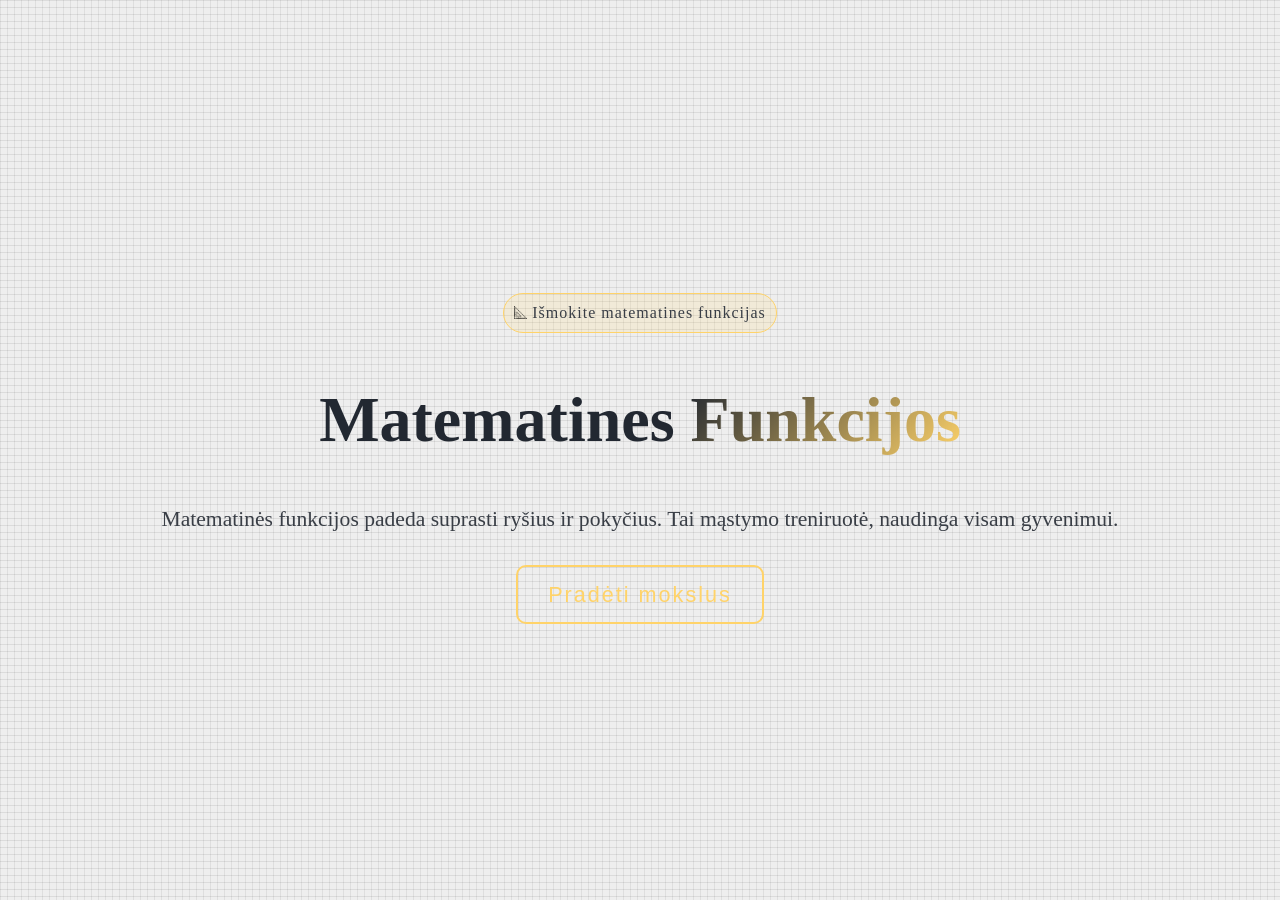
<file: index.html>
<!DOCTYPE html>
<html lang="en">
<head>
    <meta charset="UTF-8">
    <meta name="viewport" content="width=device-width, initial-scale=1.0">
    <meta name="author" content="Kajus B.">
    <meta name="discription" content="11-JS">
    <title>BU-Project (Mathematic function)</title>
    <link rel="stylesheet" href="./src/Css/style.css">
    <link rel="icon" href="./icon/icon.ico">
</head>
<body>
    <header class="main-header">
        <div class="main-line">
            <img src="./image/triangular-ruler.png" alt="triangular ruler image" width="13px" height="13px">
            <p>Išmokite matematines funkcijas</p>
        </div>
        <h1>Matematines <span>Funkcijos</span></h1>
        <p>Matematinės funkcijos padeda suprasti ryšius ir pokyčius. Tai mąstymo treniruotė, naudinga visam gyvenimui.</p>
        <button><a href="./src/page/tiesines.html">Pradėti mokslus</a></button>
    </header>
</body>
</html>
</file>
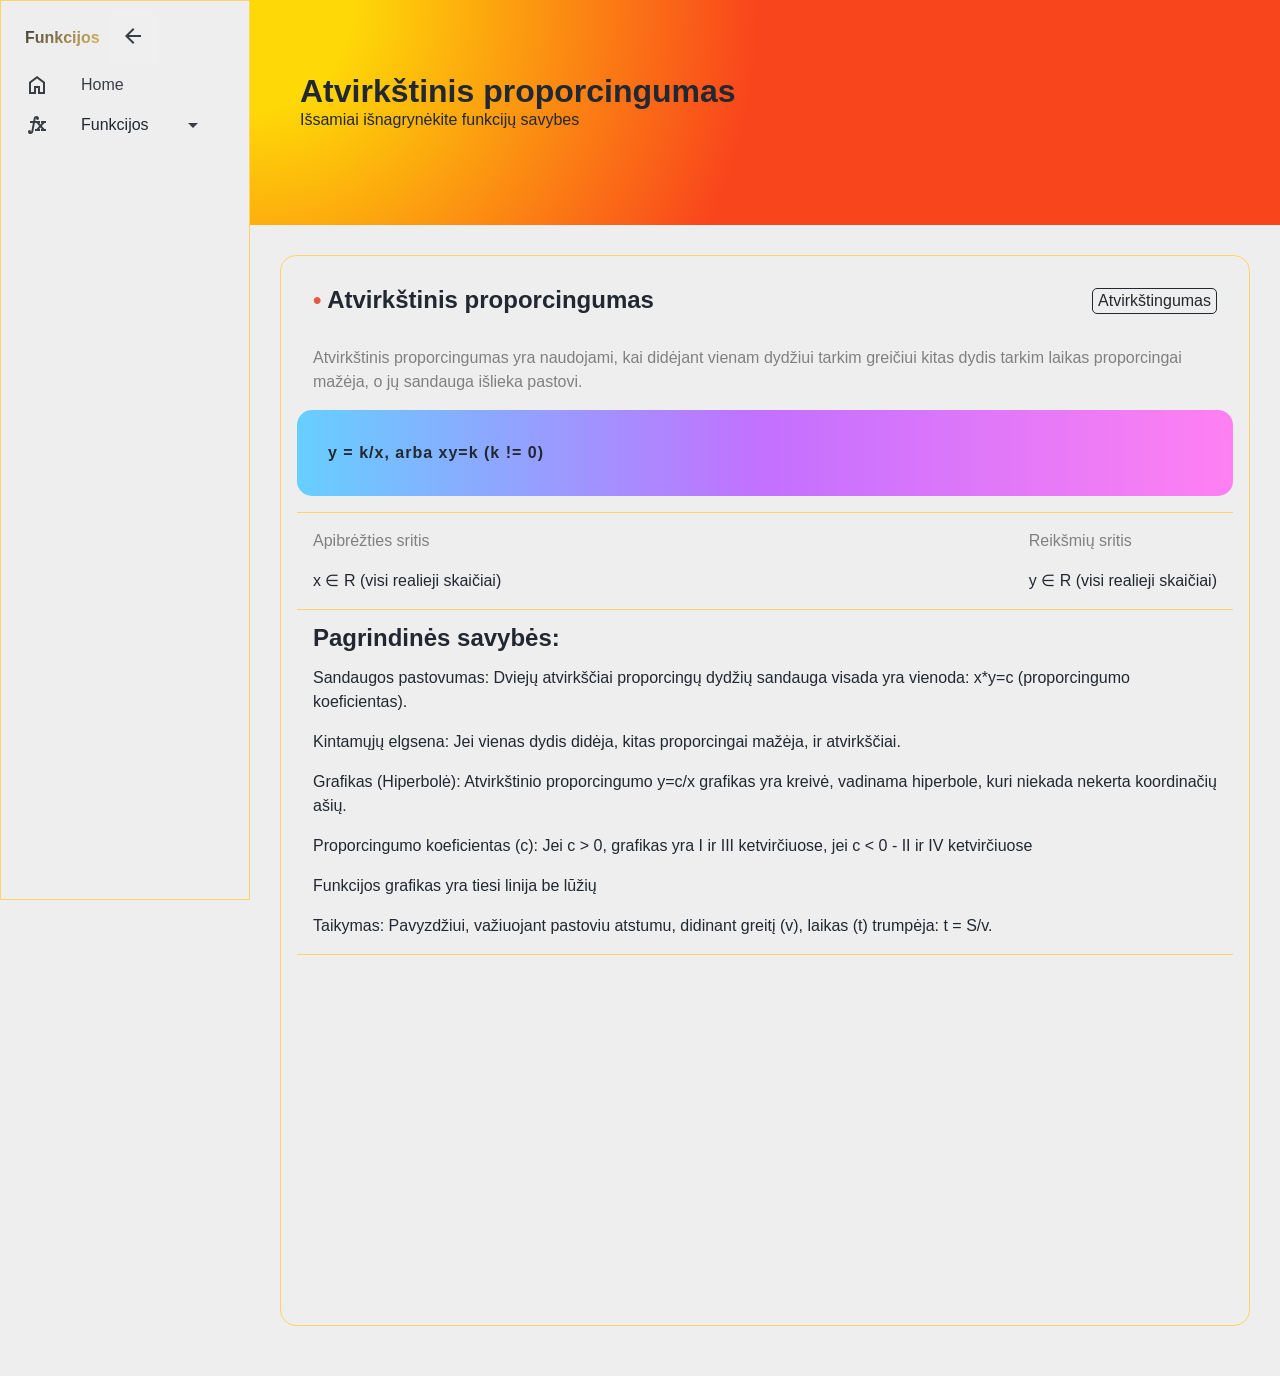
<file: src/page/atvirkštinio-proporcingumo.html>
<!DOCTYPE html>
<html lang="en">
<head>
    <meta charset="UTF-8">
    <meta name="viewport" content="width=device-width, initial-scale=1.0">
    <title>Namai</title>
    <link rel="stylesheet" href="../Css/sidebar.css">
    <link rel="stylesheet" href="../Css/tiesine.css">
    <script src="../js/script.js" defer></script>
</head>
<body>
    <nav id="sidebar">
        <ul>
            <li>
                <span class="logo">Funkcijos</span>
                <button onclick="toggleSidebar()" id="toggle-btn">
                    <svg xmlns="http://www.w3.org/2000/svg" height="24px" viewBox="0 -960 960 960" width="24px" fill="#e3e3e3"><path d="m313-440 224 224-57 56-320-320 320-320 57 56-224 224h487v80H313Z"/></svg>
                </button>
            </li>
            <li class="active">
                <a href="../../index.html">
                    <svg xmlns="http://www.w3.org/2000/svg" height="24px" viewBox="0 -960 960 960" width="24px" fill="#e3e3e3"><path d="M240-200h120v-240h240v240h120v-360L480-740 240-560v360Zm-80 80v-480l320-240 320 240v480H520v-240h-80v240H160Zm320-350Z"/></svg>
                    <span>Home</span>
                </a>
            </li>
            <li>
                <button onclick="toggleSubMenu(this)" class="dropdown-btn">
                    <svg xmlns="http://www.w3.org/2000/svg" height="24px" viewBox="0 -960 960 960" width="24px" fill="#e3e3e3"><path d="M400-240v-80h62l105-120-105-120h-66l-64 344q-8 45-37 70.5T221-120q-45 0-73-24t-28-64q0-32 17-51.5t43-19.5q25 0 42.5 17t17.5 41q0 5-.5 9t-1.5 9q5-1 8.5-5.5T252-221l62-339H200v-80h129l21-114q7-38 37.5-62t72.5-24q44 0 72 26t28 65q0 30-17 49.5T500-680q-25 0-42.5-17T440-739q0-5 .5-9t1.5-9q-6 2-9 6t-5 12l-17 99h189v80h-32l52 59 52-59h-32v-80h200v80h-62L673-440l105 120h62v80H640v-80h32l-52-60-52 60h32v80H400Z"/></svg>
                    <span>Funkcijos</span>
                    <svg xmlns="http://www.w3.org/2000/svg" height="24px" viewBox="0 -960 960 960" width="24px" fill="#e3e3e3"><path d="M480-360 280-560h400L480-360Z"/></svg>
                </button>
                <ul class="sub-menu">
                    <div>
                        <li><a href="tiesines.html">Tiesines</a></li>
                        <li><a href="atvirkštinio-proporcingumo.html">Atvirkštinio proporcingumo</a></li>
                        <li><a href="laipsnis.html">Laipsninė</a></li>
                        <li><a href="saknine.html">Šakninė</a></li>
                        <li><a href="rodykline.html">Rodiklines</a></li>
                        <li><a href="logoritminės.html">Logoritminės</a></li>
                        <li><a href="trigonometrines.html">Trigonometrines</a></li>
                    </div>
                </ul>
            </li>
        </ul>
    </nav>
    <main>
        <div class="background-color-box">
            <h1>Atvirkštinis proporcingumas</h1>
            <p>Išsamiai išnagrynėkite funkcijų savybes</p>
        </div>
        <div class="container-box">
            <div class="container">
                <div class="tiesine-funkcija">
                    <h2><span style="color: var(--dot);">&#8226;</span> Atvirkštinis proporcingumas</h2>
                    <p>Atvirkštingumas</p>
                </div>
                <p class="comment">Atvirkštinis proporcingumas yra naudojami, kai didėjant vienam dydžiui tarkim greičiui kitas dydis tarkim laikas proporcingai mažėja, o jų sandauga išlieka pastovi.</p>
                <div class="formule-1">
                    <p>y = k/x, arba xy=k (k != 0)</p>
                </div>
                <div class="line"></div>
                <div class="flex">
                    <div class="box">
                        <p class="comment">Apibrėžties sritis</p>
                        <p>x ∈ R (visi realieji skaičiai)</p>
                    </div>
                    <div class="box">
                        <p class="comment">Reikšmių sritis</p>
                        <p>y ∈ R (visi realieji skaičiai)</p>
                    </div>
                </div>
                <div class="line"></div>
                <div>
                    <h2>Pagrindinės savybės: </h2>
                    <p>Sandaugos pastovumas: Dviejų atvirkščiai proporcingų dydžių sandauga visada yra vienoda: x*y=c (proporcingumo koeficientas).</p>
                    <p>Kintamųjų elgsena: Jei vienas dydis didėja, kitas proporcingai mažėja, ir atvirkščiai.</p>
                    <p>Grafikas (Hiperbolė): Atvirkštinio proporcingumo y=c/x grafikas yra kreivė, vadinama hiperbole, kuri niekada nekerta koordinačių ašių.</p>
                    <p>Proporcingumo koeficientas (c): Jei c > 0, grafikas yra I ir III ketvirčiuose, jei c < 0 - II ir IV ketvirčiuose</p>
                    <p>Funkcijos grafikas yra tiesi linija be lūžių</p>
                    <p>Taikymas: Pavyzdžiui, važiuojant pastoviu atstumu, didinant greitį (v), laikas (t) trumpėja: t = S/v.</p>
                    <div class="line"></div>
                    <iframe width="560" height="315" src="https://www.youtube.com/embed/EZiFIbWItTI?si=C_q-0_dq9bUPGqLf" title="YouTube video player" frameborder="0" allow="accelerometer; autoplay; clipboard-write; encrypted-media; gyroscope; picture-in-picture; web-share" referrerpolicy="strict-origin-when-cross-origin" allowfullscreen></iframe>
                </div>
            </div>
        </div>
    </main>
</body>
</html>
</file>
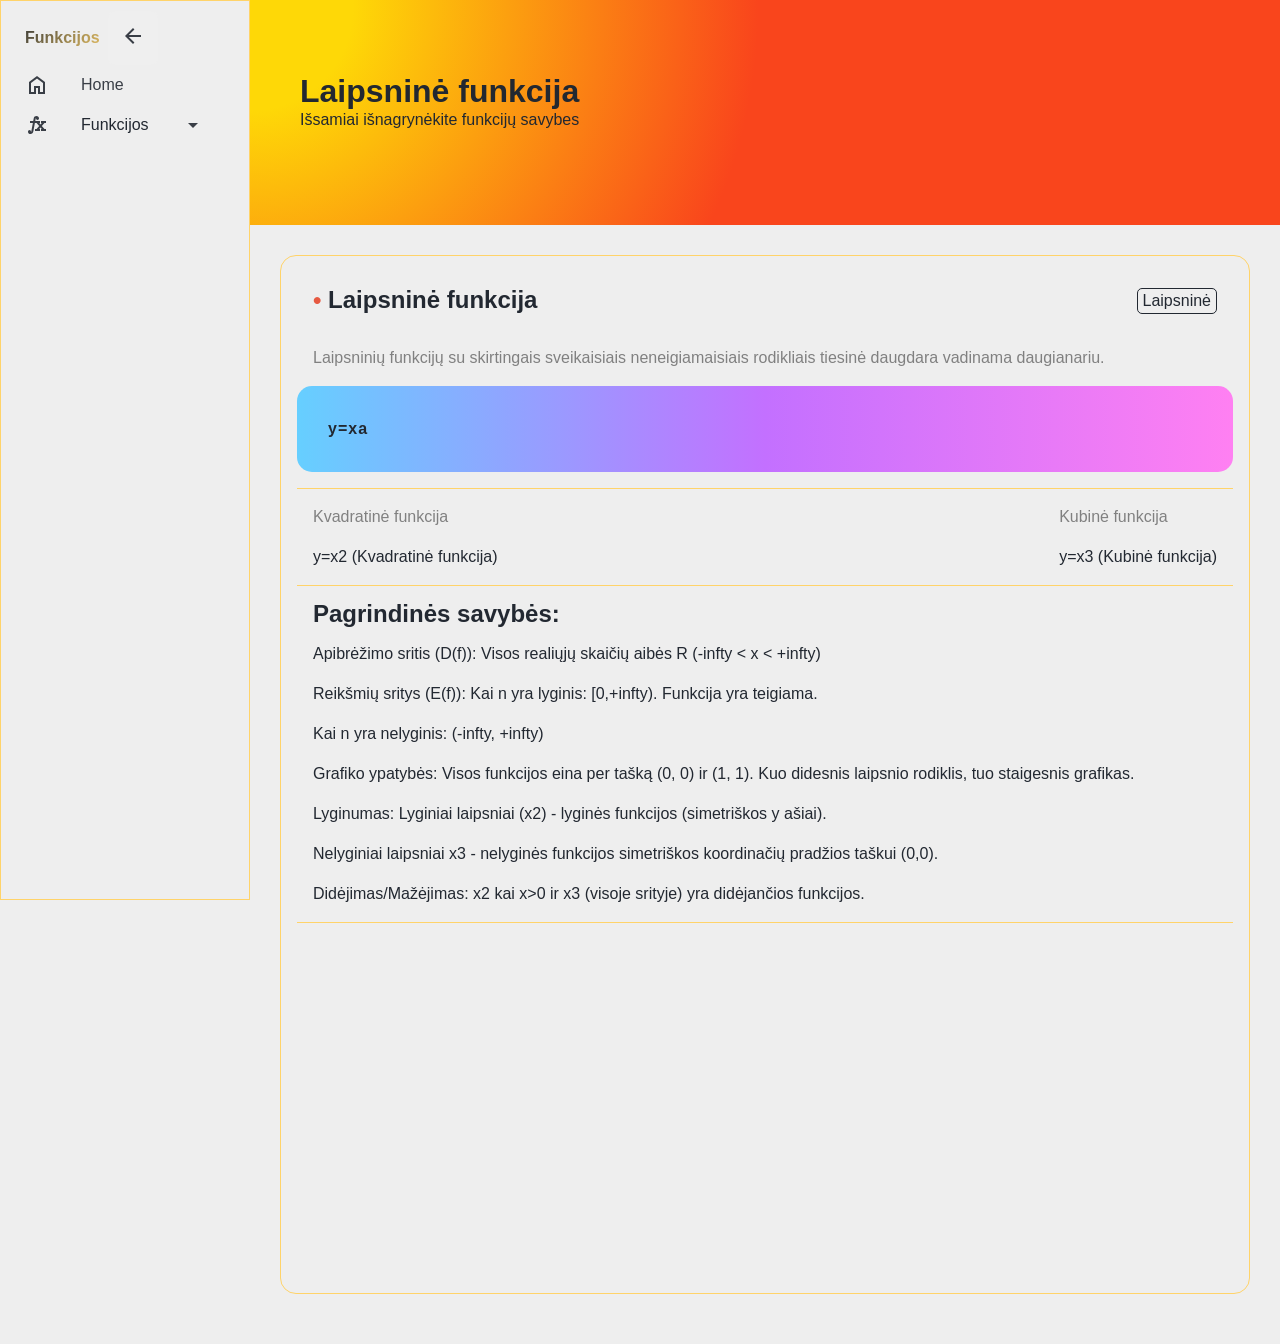
<file: src/page/laipsnis.html>
<!DOCTYPE html>
<html lang="en">
<head>
    <meta charset="UTF-8">
    <meta name="viewport" content="width=device-width, initial-scale=1.0">
    <title>Namai</title>
    <link rel="stylesheet" href="../Css/sidebar.css">
    <link rel="stylesheet" href="../Css/tiesine.css">
    <script src="../js/script.js" defer></script>
</head>
<body>
    <nav id="sidebar">
        <ul>
            <li>
                <span class="logo">Funkcijos</span>
                <button onclick="toggleSidebar()" id="toggle-btn">
                    <svg xmlns="http://www.w3.org/2000/svg" height="24px" viewBox="0 -960 960 960" width="24px" fill="#e3e3e3"><path d="m313-440 224 224-57 56-320-320 320-320 57 56-224 224h487v80H313Z"/></svg>
                </button>
            </li>
            <li class="active">
                <a href="../../index.html">
                    <svg xmlns="http://www.w3.org/2000/svg" height="24px" viewBox="0 -960 960 960" width="24px" fill="#e3e3e3"><path d="M240-200h120v-240h240v240h120v-360L480-740 240-560v360Zm-80 80v-480l320-240 320 240v480H520v-240h-80v240H160Zm320-350Z"/></svg>
                    <span>Home</span>
                </a>
            </li>
            <li>
                <button onclick="toggleSubMenu(this)" class="dropdown-btn">
                    <svg xmlns="http://www.w3.org/2000/svg" height="24px" viewBox="0 -960 960 960" width="24px" fill="#e3e3e3"><path d="M400-240v-80h62l105-120-105-120h-66l-64 344q-8 45-37 70.5T221-120q-45 0-73-24t-28-64q0-32 17-51.5t43-19.5q25 0 42.5 17t17.5 41q0 5-.5 9t-1.5 9q5-1 8.5-5.5T252-221l62-339H200v-80h129l21-114q7-38 37.5-62t72.5-24q44 0 72 26t28 65q0 30-17 49.5T500-680q-25 0-42.5-17T440-739q0-5 .5-9t1.5-9q-6 2-9 6t-5 12l-17 99h189v80h-32l52 59 52-59h-32v-80h200v80h-62L673-440l105 120h62v80H640v-80h32l-52-60-52 60h32v80H400Z"/></svg>
                    <span>Funkcijos</span>
                    <svg xmlns="http://www.w3.org/2000/svg" height="24px" viewBox="0 -960 960 960" width="24px" fill="#e3e3e3"><path d="M480-360 280-560h400L480-360Z"/></svg>
                </button>
                <ul class="sub-menu">
                    <div>
                        <li><a href="tiesines.html">Tiesines</a></li>
                        <li><a href="atvirkštinio-proporcingumo.html">Atvirkštinio proporcingumo</a></li>
                        <li><a href="laipsnis.html">Laipsninė</a></li>
                        <li><a href="saknine.html">Šakninė</a></li>
                        <li><a href="rodykline.html">Rodiklines</a></li>
                        <li><a href="logoritminės.html">Logoritminės</a></li>
                        <li><a href="trigonometrines.html">Trigonometrines</a></li>
                    </div>
                </ul>
            </li>
        </ul>
    </nav>
    <main>
        <div class="background-color-box">
            <h1>Laipsninė funkcija</h1>
            <p>Išsamiai išnagrynėkite funkcijų savybes</p>
        </div>
        <div class="container-box">
            <div class="container">
                <div class="tiesine-funkcija">
                    <h2><span style="color: var(--dot);">&#8226;</span> Laipsninė funkcija</h2>
                    <p>Laipsninė</p>
                </div>
                <p class="comment">Laipsninių funkcijų su skirtingais sveikaisiais neneigiamaisiais rodikliais tiesinė daugdara vadinama daugianariu.</p>
                <div class="formule-1">
                    <p>y=xa</p>
                </div>
                <div class="line"></div>
                <div class="flex">
                    <div class="box">
                        <p class="comment">Kvadratinė funkcija</p>
                        <p>y=x2 (Kvadratinė funkcija)</p>
                    </div>
                    <div class="box">
                        <p class="comment">Kubinė funkcija</p>
                        <p>y=x3 (Kubinė funkcija)</p>
                    </div>
                </div>
                <div class="line"></div>
                <div>
                    <h2>Pagrindinės savybės: </h2>
                    <p>Apibrėžimo sritis (D(f)): Visos realiųjų skaičių aibės R (-infty < x < +infty)</p>
                    <p>Reikšmių sritys (E(f)): Kai n yra lyginis: [0,+infty). Funkcija yra teigiama.</p>
                    <p>Kai n yra nelyginis: (-infty, +infty)</p>
                    <p>Grafiko ypatybės: Visos funkcijos eina per tašką (0, 0) ir (1, 1). Kuo didesnis laipsnio rodiklis, tuo staigesnis grafikas.</p>
                    <p>Lyginumas: Lyginiai laipsniai (x2) -  lyginės funkcijos (simetriškos y ašiai).</p>
                    <p>Nelyginiai laipsniai x3 - nelyginės funkcijos simetriškos koordinačių pradžios taškui (0,0).</p>
                    <p>Didėjimas/Mažėjimas: x2 kai x>0 ir x3 (visoje srityje) yra didėjančios funkcijos.</p>
                    <div class="line"></div>
                    <iframe width="560" height="315" src="https://www.youtube.com/embed/hHRPS74bHes?si=OFioFu6Y8sFeDxc4" title="YouTube video player" frameborder="0" allow="accelerometer; autoplay; clipboard-write; encrypted-media; gyroscope; picture-in-picture; web-share" referrerpolicy="strict-origin-when-cross-origin" allowfullscreen></iframe>
                </div>
            </div>
        </div>
    </main>
</body>
</html>
</file>
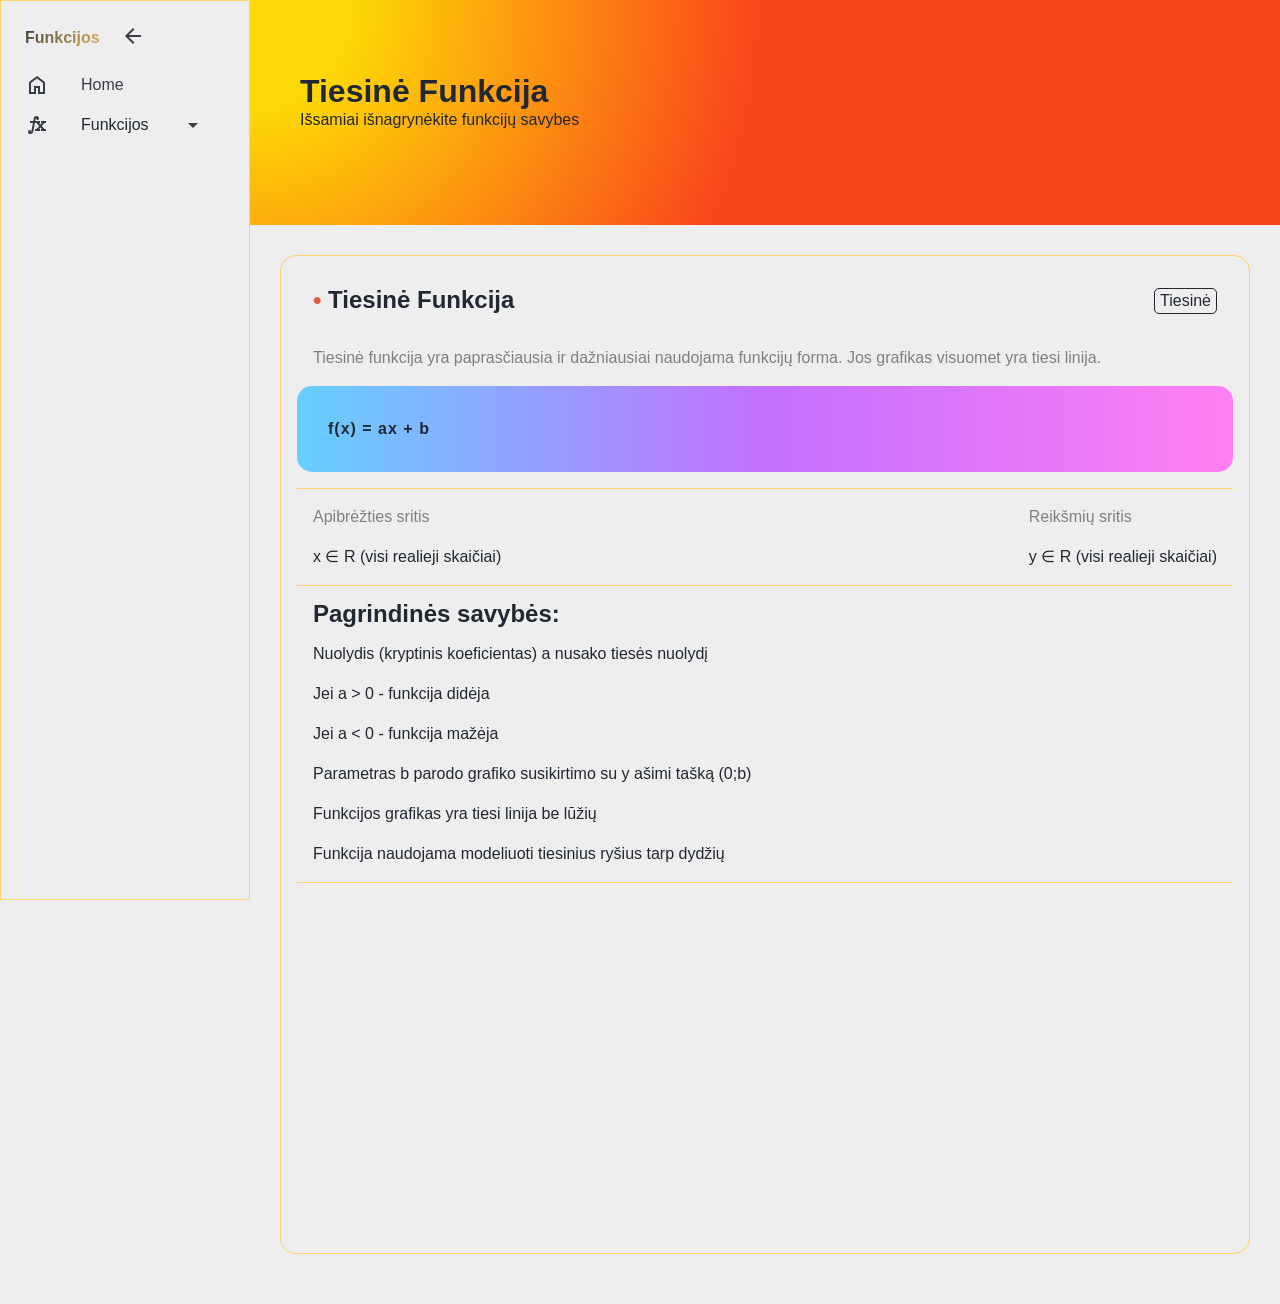
<file: src/page/logoritminės.html>
<!DOCTYPE html>
<html lang="en">
<head>
    <meta charset="UTF-8">
    <meta name="viewport" content="width=device-width, initial-scale=1.0">
    <title>Namai</title>
    <link rel="stylesheet" href="../Css/sidebar.css">
    <link rel="stylesheet" href="../Css/tiesine.css">
    <script src="../js/script.js" defer></script>
</head>
<body>
    <nav id="sidebar">
        <ul>
            <li>
                <span class="logo">Funkcijos</span>
                <button onclick="toggleSidebar()" id="toggle-btn">
                    <svg xmlns="http://www.w3.org/2000/svg" height="24px" viewBox="0 -960 960 960" width="24px" fill="#e3e3e3"><path d="m313-440 224 224-57 56-320-320 320-320 57 56-224 224h487v80H313Z"/></svg>
                </button>
            </li>
            <li class="active">
                <a href="../../index.html">
                    <svg xmlns="http://www.w3.org/2000/svg" height="24px" viewBox="0 -960 960 960" width="24px" fill="#e3e3e3"><path d="M240-200h120v-240h240v240h120v-360L480-740 240-560v360Zm-80 80v-480l320-240 320 240v480H520v-240h-80v240H160Zm320-350Z"/></svg>
                    <span>Home</span>
                </a>
            </li>
            <li>
                <button onclick="toggleSubMenu(this)" class="dropdown-btn">
                    <svg xmlns="http://www.w3.org/2000/svg" height="24px" viewBox="0 -960 960 960" width="24px" fill="#e3e3e3"><path d="M400-240v-80h62l105-120-105-120h-66l-64 344q-8 45-37 70.5T221-120q-45 0-73-24t-28-64q0-32 17-51.5t43-19.5q25 0 42.5 17t17.5 41q0 5-.5 9t-1.5 9q5-1 8.5-5.5T252-221l62-339H200v-80h129l21-114q7-38 37.5-62t72.5-24q44 0 72 26t28 65q0 30-17 49.5T500-680q-25 0-42.5-17T440-739q0-5 .5-9t1.5-9q-6 2-9 6t-5 12l-17 99h189v80h-32l52 59 52-59h-32v-80h200v80h-62L673-440l105 120h62v80H640v-80h32l-52-60-52 60h32v80H400Z"/></svg>
                    <span>Funkcijos</span>
                    <svg xmlns="http://www.w3.org/2000/svg" height="24px" viewBox="0 -960 960 960" width="24px" fill="#e3e3e3"><path d="M480-360 280-560h400L480-360Z"/></svg>
                </button>
                <ul class="sub-menu">
                    <div>
                        <li><a href="tiesines.html">Tiesines</a></li>
                        <li><a href="atvirkštinio-proporcingumo.html">Atvirkštinio proporcingumo</a></li>
                        <li><a href="laipsnis.html">Laipsninė</a></li>
                        <li><a href="saknine.html">Šakninė</a></li>
                        <li><a href="rodykline.html">Rodiklines</a></li>
                        <li><a href="logoritminės.html">Logoritminės</a></li>
                        <li><a href="trigonometrines.html">Trigonometrines</a></li>
                    </div>
                </ul>
            </li>
        </ul>
    </nav>
    <main>
        <div class="background-color-box">
            <h1>Tiesinė Funkcija</h1>
            <p>Išsamiai išnagrynėkite funkcijų savybes</p>
        </div>
        <div class="container-box">
            <div class="container">
                <div class="tiesine-funkcija">
                    <h2><span style="color: var(--dot);">&#8226;</span> Tiesinė Funkcija</h2>
                    <p>Tiesinė</p>
                </div>
                <p class="comment">Tiesinė funkcija yra paprasčiausia ir dažniausiai naudojama funkcijų forma. Jos grafikas visuomet yra tiesi linija.</p>
                <div class="formule-1">
                    <p>f(x) = ax + b</p>
                </div>
                <div class="line"></div>
                <div class="flex">
                    <div class="box">
                        <p class="comment">Apibrėžties sritis</p>
                        <p>x ∈ R (visi realieji skaičiai)</p>
                    </div>
                    <div class="box">
                        <p class="comment">Reikšmių sritis</p>
                        <p>y ∈ R (visi realieji skaičiai)</p>
                    </div>
                </div>
                <div class="line"></div>
                <div>
                    <h2>Pagrindinės savybės: </h2>
                    <p>Nuolydis (kryptinis koeficientas) a nusako tiesės nuolydį</p>
                    <p>Jei a > 0 - funkcija didėja</p>
                    <p>Jei  a < 0 - funkcija mažėja</p>
                    <p>Parametras b parodo grafiko susikirtimo su y ašimi tašką (0;b)</p>
                    <p>Funkcijos grafikas yra tiesi linija be lūžių</p>
                    <p>Funkcija naudojama modeliuoti tiesinius ryšius tarp dydžių</p>
                    <div class="line"></div>
                    <iframe width="560" height="315" src="https://www.youtube.com/embed/AaFaqtgkUyk?si=y3EP--lAOiXioYYG" title="YouTube video player" frameborder="0" allow="accelerometer; autoplay; clipboard-write; encrypted-media; gyroscope; picture-in-picture; web-share" referrerpolicy="strict-origin-when-cross-origin" allowfullscreen></iframe>
                </div>
            </div>
        </div>
    </main>
</body>
</html>
</file>
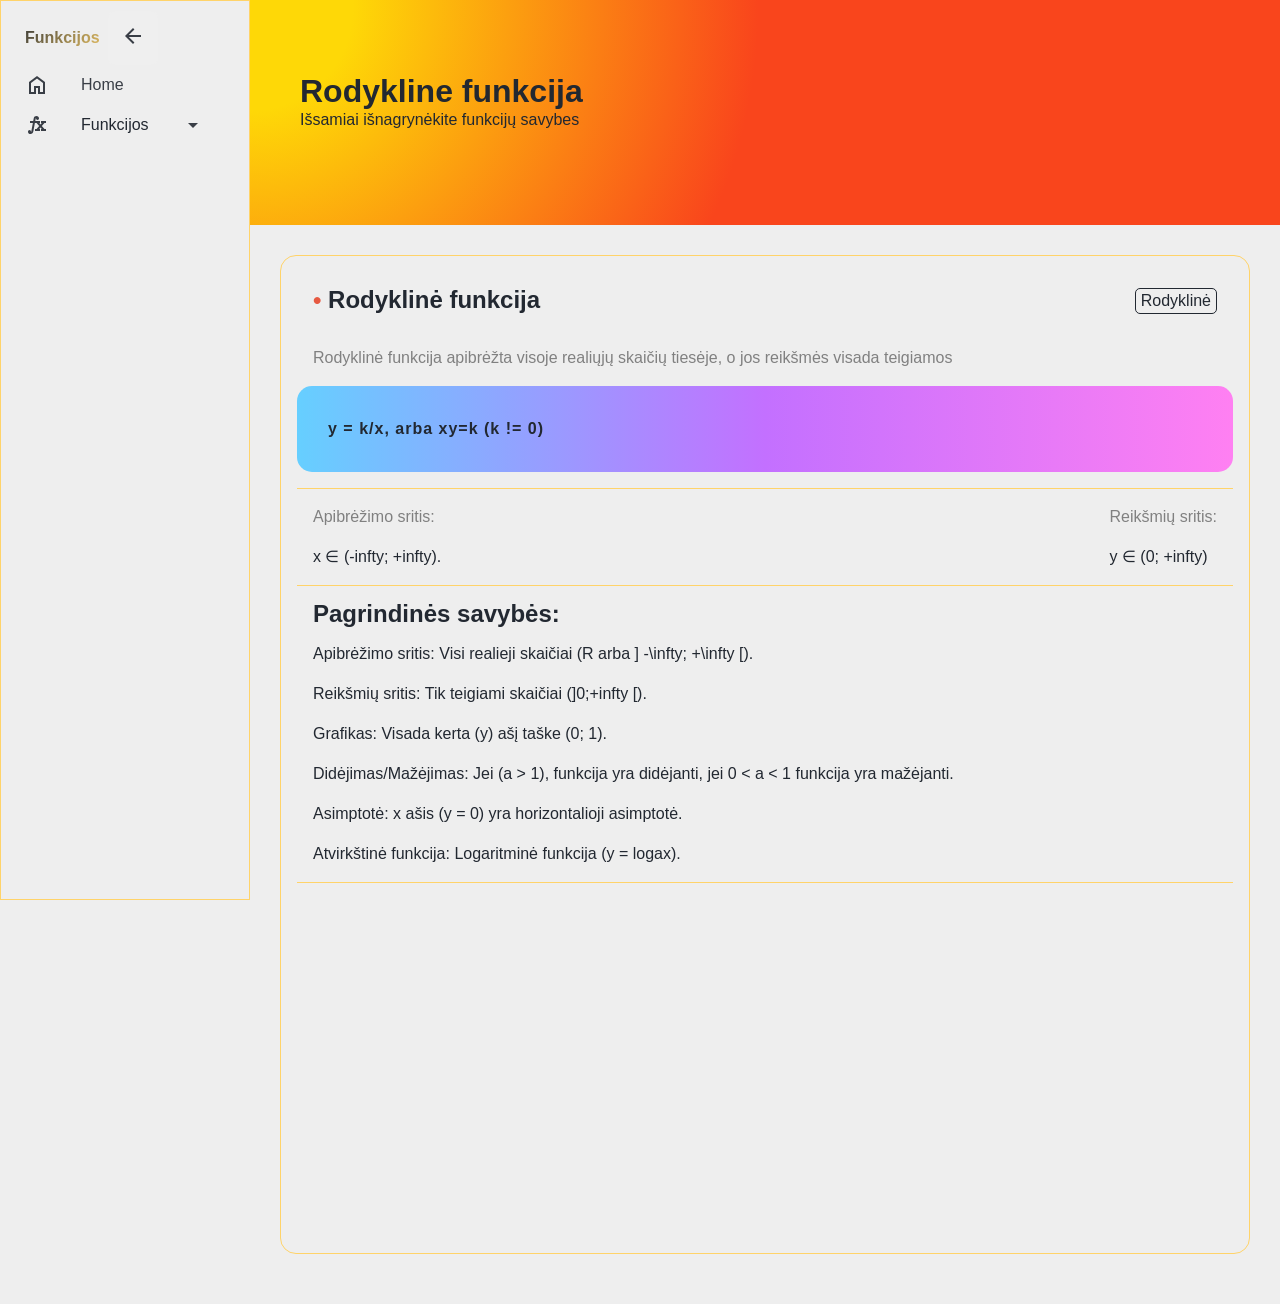
<file: src/page/rodykline.html>
<!DOCTYPE html>
<html lang="en">
<head>
    <meta charset="UTF-8">
    <meta name="viewport" content="width=device-width, initial-scale=1.0">
    <title>Namai</title>
    <link rel="stylesheet" href="../Css/sidebar.css">
    <link rel="stylesheet" href="../Css/tiesine.css">
    <script src="../js/script.js" defer></script>
</head>
<body>
    <nav id="sidebar">
        <ul>
            <li>
                <span class="logo">Funkcijos</span>
                <button onclick="toggleSidebar()" id="toggle-btn">
                    <svg xmlns="http://www.w3.org/2000/svg" height="24px" viewBox="0 -960 960 960" width="24px" fill="#e3e3e3"><path d="m313-440 224 224-57 56-320-320 320-320 57 56-224 224h487v80H313Z"/></svg>
                </button>
            </li>
            <li class="active">
                <a href="../../index.html">
                    <svg xmlns="http://www.w3.org/2000/svg" height="24px" viewBox="0 -960 960 960" width="24px" fill="#e3e3e3"><path d="M240-200h120v-240h240v240h120v-360L480-740 240-560v360Zm-80 80v-480l320-240 320 240v480H520v-240h-80v240H160Zm320-350Z"/></svg>
                    <span>Home</span>
                </a>
            </li>
            <li>
                <button onclick="toggleSubMenu(this)" class="dropdown-btn">
                    <svg xmlns="http://www.w3.org/2000/svg" height="24px" viewBox="0 -960 960 960" width="24px" fill="#e3e3e3"><path d="M400-240v-80h62l105-120-105-120h-66l-64 344q-8 45-37 70.5T221-120q-45 0-73-24t-28-64q0-32 17-51.5t43-19.5q25 0 42.5 17t17.5 41q0 5-.5 9t-1.5 9q5-1 8.5-5.5T252-221l62-339H200v-80h129l21-114q7-38 37.5-62t72.5-24q44 0 72 26t28 65q0 30-17 49.5T500-680q-25 0-42.5-17T440-739q0-5 .5-9t1.5-9q-6 2-9 6t-5 12l-17 99h189v80h-32l52 59 52-59h-32v-80h200v80h-62L673-440l105 120h62v80H640v-80h32l-52-60-52 60h32v80H400Z"/></svg>
                    <span>Funkcijos</span>
                    <svg xmlns="http://www.w3.org/2000/svg" height="24px" viewBox="0 -960 960 960" width="24px" fill="#e3e3e3"><path d="M480-360 280-560h400L480-360Z"/></svg>
                </button>
                <ul class="sub-menu">
                    <div>
                        <li><a href="tiesines.html">Tiesines</a></li>
                        <li><a href="atvirkštinio-proporcingumo.html">Atvirkštinio proporcingumo</a></li>
                        <li><a href="laipsnis.html">Laipsninė</a></li>
                        <li><a href="saknine.html">Šakninė</a></li>
                        <li><a href="rodykline.html">Rodiklines</a></li>
                        <li><a href="logoritminės.html">Logoritminės</a></li>
                        <li><a href="trigonometrines.html">Trigonometrines</a></li>
                    </div>
                </ul>
            </li>
        </ul>
    </nav>
    <main>
        <div class="background-color-box">
            <h1>Rodykline funkcija</h1>
            <p>Išsamiai išnagrynėkite funkcijų savybes</p>
        </div>
        <div class="container-box">
            <div class="container">
                <div class="tiesine-funkcija">
                    <h2><span style="color: var(--dot);">&#8226;</span> Rodyklinė funkcija</h2>
                    <p>Rodyklinė</p>
                </div>
                <p class="comment">Rodyklinė funkcija apibrėžta visoje realiųjų skaičių tiesėje, o jos reikšmės visada teigiamos</p>
                <div class="formule-1">
                    <p>y = k/x, arba xy=k (k != 0)</p>
                </div>
                <div class="line"></div>
                <div class="flex">
                    <div class="box">
                        <p class="comment">Apibrėžimo sritis:</p>
                        <p>x ∈ (-infty; +infty).</p>
                    </div>
                    <div class="box">
                        <p class="comment">Reikšmių sritis:</p>
                        <p>y ∈ (0; +infty)</p>
                    </div>
                </div>
                <div class="line"></div>
                <div>
                    <h2>Pagrindinės savybės: </h2>
                    <p>Apibrėžimo sritis: Visi realieji skaičiai (R arba ] -\infty; +\infty [).</p>
                    <p>Reikšmių sritis: Tik teigiami skaičiai (]0;+infty [).</p>
                    <p>Grafikas: Visada kerta (y) ašį taške (0; 1).</p>
                    <p>Didėjimas/Mažėjimas: Jei (a > 1), funkcija yra didėjanti, jei 0 < a < 1 funkcija yra mažėjanti.</p>
                    <p>Asimptotė: x ašis (y = 0) yra horizontalioji asimptotė.</p>
                    <p>Atvirkštinė funkcija: Logaritminė funkcija (y = logax).</p>
                    <div class="line"></div>
                    <iframe width="560" height="315" src="https://www.youtube.com/embed/koEwbxOoNcU?si=fPBa98ZaAoq2wwMq" title="YouTube video player" frameborder="0" allow="accelerometer; autoplay; clipboard-write; encrypted-media; gyroscope; picture-in-picture; web-share" referrerpolicy="strict-origin-when-cross-origin" allowfullscreen></iframe>
                </div>
            </div>
        </div>
    </main>
</body>
</html>
</file>
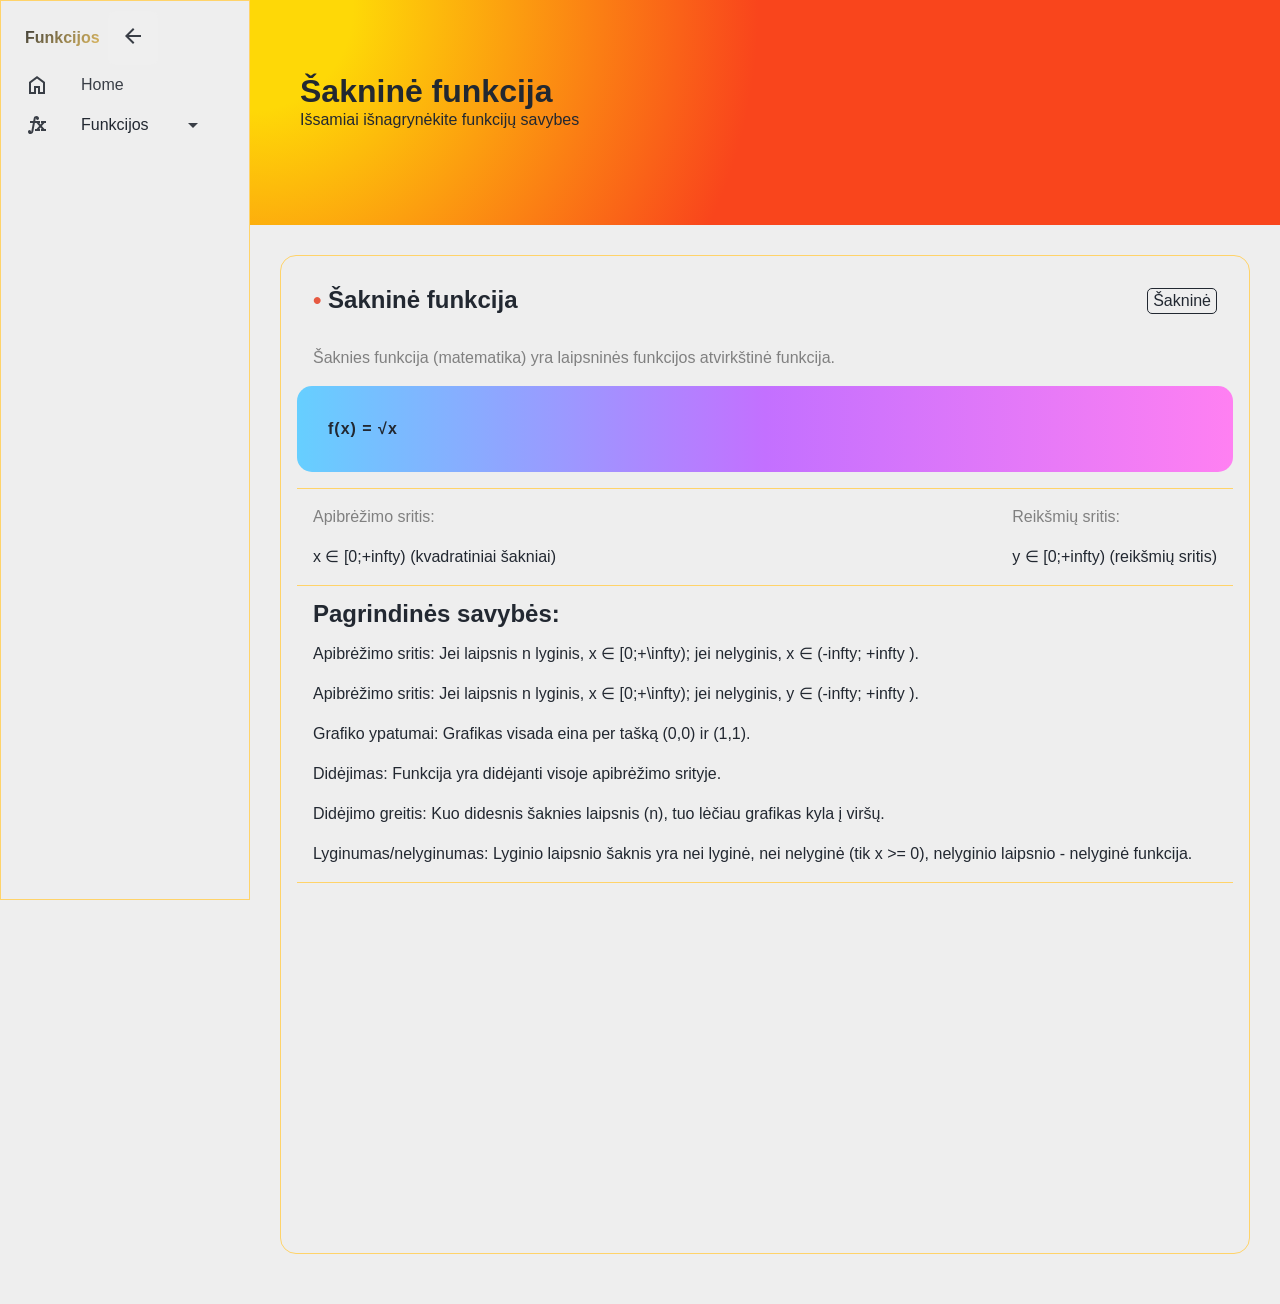
<file: src/page/saknine.html>
<!DOCTYPE html>
<html lang="en">
<head>
    <meta charset="UTF-8">
    <meta name="viewport" content="width=device-width, initial-scale=1.0">
    <title>Namai</title>
    <link rel="stylesheet" href="../Css/sidebar.css">
    <link rel="stylesheet" href="../Css/tiesine.css">
    <script src="../js/script.js" defer></script>
</head>
<body>
    <nav id="sidebar">
        <ul>
            <li>
                <span class="logo">Funkcijos</span>
                <button onclick="toggleSidebar()" id="toggle-btn">
                    <svg xmlns="http://www.w3.org/2000/svg" height="24px" viewBox="0 -960 960 960" width="24px" fill="#e3e3e3"><path d="m313-440 224 224-57 56-320-320 320-320 57 56-224 224h487v80H313Z"/></svg>
                </button>
            </li>
            <li class="active">
                <a href="../../index.html">
                    <svg xmlns="http://www.w3.org/2000/svg" height="24px" viewBox="0 -960 960 960" width="24px" fill="#e3e3e3"><path d="M240-200h120v-240h240v240h120v-360L480-740 240-560v360Zm-80 80v-480l320-240 320 240v480H520v-240h-80v240H160Zm320-350Z"/></svg>
                    <span>Home</span>
                </a>
            </li>
            <li>
                <button onclick="toggleSubMenu(this)" class="dropdown-btn">
                    <svg xmlns="http://www.w3.org/2000/svg" height="24px" viewBox="0 -960 960 960" width="24px" fill="#e3e3e3"><path d="M400-240v-80h62l105-120-105-120h-66l-64 344q-8 45-37 70.5T221-120q-45 0-73-24t-28-64q0-32 17-51.5t43-19.5q25 0 42.5 17t17.5 41q0 5-.5 9t-1.5 9q5-1 8.5-5.5T252-221l62-339H200v-80h129l21-114q7-38 37.5-62t72.5-24q44 0 72 26t28 65q0 30-17 49.5T500-680q-25 0-42.5-17T440-739q0-5 .5-9t1.5-9q-6 2-9 6t-5 12l-17 99h189v80h-32l52 59 52-59h-32v-80h200v80h-62L673-440l105 120h62v80H640v-80h32l-52-60-52 60h32v80H400Z"/></svg>
                    <span>Funkcijos</span>
                    <svg xmlns="http://www.w3.org/2000/svg" height="24px" viewBox="0 -960 960 960" width="24px" fill="#e3e3e3"><path d="M480-360 280-560h400L480-360Z"/></svg>
                </button>
                <ul class="sub-menu">
                    <div>
                        <li><a href="tiesines.html">Tiesines</a></li>
                        <li><a href="atvirkštinio-proporcingumo.html">Atvirkštinio proporcingumo</a></li>
                        <li><a href="laipsnis.html">Laipsninė</a></li>
                        <li><a href="saknine.html">Šakninė</a></li>
                        <li><a href="rodykline.html">Rodiklines</a></li>
                        <li><a href="logoritminės.html">Logoritminės</a></li>
                        <li><a href="trigonometrines.html">Trigonometrines</a></li>
                    </div>
                </ul>
            </li>
        </ul>
    </nav>
    <main>
        <div class="background-color-box">
            <h1>Šakninė funkcija</h1>
            <p>Išsamiai išnagrynėkite funkcijų savybes</p>
        </div>
        <div class="container-box">
            <div class="container">
                <div class="tiesine-funkcija">
                    <h2><span style="color: var(--dot);">&#8226;</span> Šakninė funkcija</h2>
                    <p>Šakninė</p>
                </div>
                <p class="comment">Šaknies funkcija (matematika) yra laipsninės funkcijos atvirkštinė funkcija.</p>
                <div class="formule-1">
                    <p>f(x) = &radic;x</p>
                </div>
                <div class="line"></div>
                <div class="flex">
                    <div class="box">
                        <p class="comment">Apibrėžimo sritis:</p>
                        <p>x ∈ [0;+infty) (kvadratiniai šakniai)</p>
                    </div>
                    <div class="box">
                        <p class="comment">Reikšmių sritis: </p>
                        <p>y ∈ [0;+infty) (reikšmių sritis)</p>
                    </div>
                </div>
                <div class="line"></div>
                <div>
                    <h2>Pagrindinės savybės: </h2>
                    <p>Apibrėžimo sritis: Jei laipsnis n lyginis, x ∈ [0;+\infty); jei nelyginis, x ∈ (-infty; +infty ).</p>
                    <p>Apibrėžimo sritis: Jei laipsnis n lyginis, x ∈ [0;+\infty); jei nelyginis, y ∈ (-infty; +infty ).</p>
                    <p>Grafiko ypatumai: Grafikas visada eina per tašką (0,0) ir (1,1).</p>
                    <p>Didėjimas: Funkcija yra didėjanti visoje apibrėžimo srityje.</p>
                    <p>Didėjimo greitis: Kuo didesnis šaknies laipsnis (n), tuo lėčiau grafikas kyla į viršų.</p>
                    <p>Lyginumas/nelyginumas: Lyginio laipsnio šaknis yra nei lyginė, nei nelyginė (tik x >= 0), nelyginio laipsnio - nelyginė funkcija.</p>
                    <div class="line"></div>
                    <iframe width="560" height="315" src="https://www.youtube.com/embed/Q2gxGx3_ClM?si=HHCgjjagX12hMO8C" title="YouTube video player" frameborder="0" allow="accelerometer; autoplay; clipboard-write; encrypted-media; gyroscope; picture-in-picture; web-share" referrerpolicy="strict-origin-when-cross-origin" allowfullscreen></iframe>
                </div>
            </div>
        </div>
    </main>
</body>
</html>
</file>
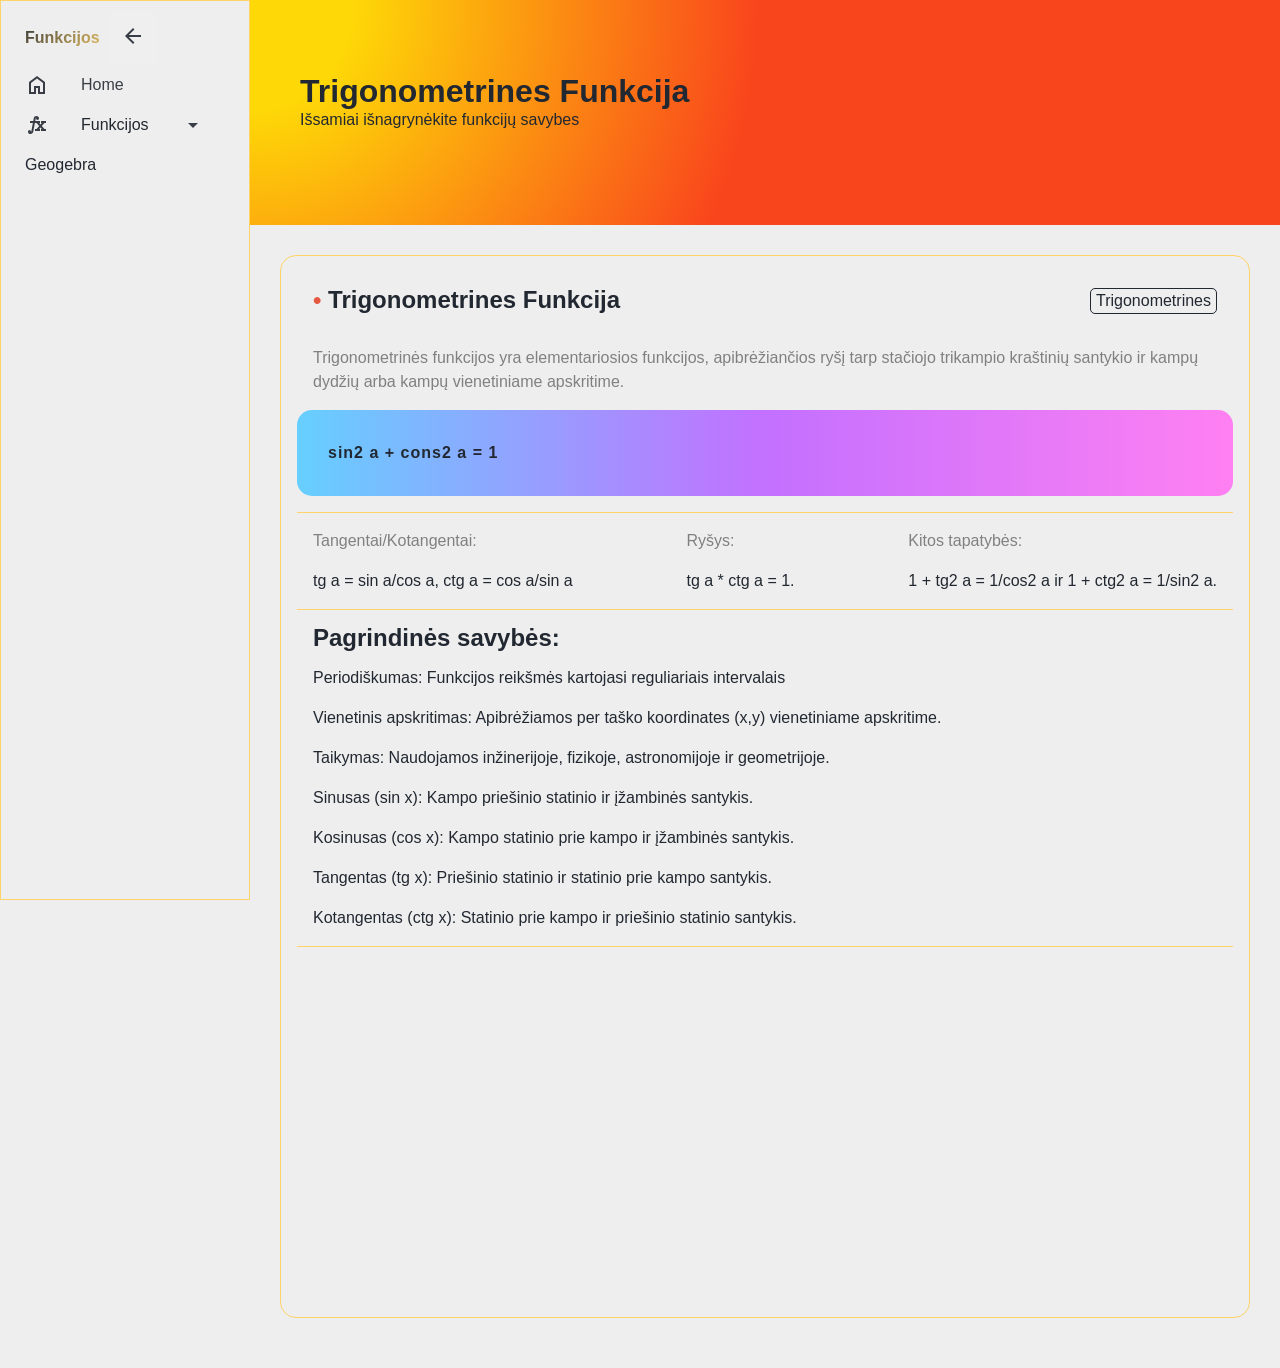
<file: src/page/trigonometrines.html>
<!DOCTYPE html>
<html lang="en">
<head>
    <meta charset="UTF-8">
    <meta name="viewport" content="width=device-width, initial-scale=1.0">
    <title>Namai</title>
    <link rel="stylesheet" href="../Css/sidebar.css">
    <link rel="stylesheet" href="../Css/tiesine.css">
    <script src="../js/script.js" defer></script>
</head>
<body>
    <nav id="sidebar">
        <ul>
            <li>
                <span class="logo">Funkcijos</span>
                <button onclick="toggleSidebar()" id="toggle-btn">
                    <svg xmlns="http://www.w3.org/2000/svg" height="24px" viewBox="0 -960 960 960" width="24px" fill="#e3e3e3"><path d="m313-440 224 224-57 56-320-320 320-320 57 56-224 224h487v80H313Z"/></svg>
                </button>
            </li>
            <li class="active">
                <a href="../../index.html">
                    <svg xmlns="http://www.w3.org/2000/svg" height="24px" viewBox="0 -960 960 960" width="24px" fill="#e3e3e3"><path d="M240-200h120v-240h240v240h120v-360L480-740 240-560v360Zm-80 80v-480l320-240 320 240v480H520v-240h-80v240H160Zm320-350Z"/></svg>
                    <span>Home</span>
                </a>
            </li>
            <li>
                <button onclick="toggleSubMenu(this)" class="dropdown-btn">
                    <svg xmlns="http://www.w3.org/2000/svg" height="24px" viewBox="0 -960 960 960" width="24px" fill="#e3e3e3"><path d="M400-240v-80h62l105-120-105-120h-66l-64 344q-8 45-37 70.5T221-120q-45 0-73-24t-28-64q0-32 17-51.5t43-19.5q25 0 42.5 17t17.5 41q0 5-.5 9t-1.5 9q5-1 8.5-5.5T252-221l62-339H200v-80h129l21-114q7-38 37.5-62t72.5-24q44 0 72 26t28 65q0 30-17 49.5T500-680q-25 0-42.5-17T440-739q0-5 .5-9t1.5-9q-6 2-9 6t-5 12l-17 99h189v80h-32l52 59 52-59h-32v-80h200v80h-62L673-440l105 120h62v80H640v-80h32l-52-60-52 60h32v80H400Z"/></svg>
                    <span>Funkcijos</span>
                    <svg xmlns="http://www.w3.org/2000/svg" height="24px" viewBox="0 -960 960 960" width="24px" fill="#e3e3e3"><path d="M480-360 280-560h400L480-360Z"/></svg>
                </button>
                <ul class="sub-menu">
                    <div>
                        <li><a href="tiesines.html">Tiesines</a></li>
                        <li><a href="atvirkštinio-proporcingumo.html">Atvirkštinio proporcingumo</a></li>
                        <li><a href="laipsnis.html">Laipsninė</a></li>
                        <li><a href="saknine.html">Šakninė</a></li>
                        <li><a href="rodykline.html">Rodiklines</a></li>
                        <li><a href="logoritminės.html">Logoritminės</a></li>
                        <li><a href="trigonometrines.html">Trigonometrines</a></li>
                    </div>
                </ul>
            </li>
            <li>
                <a href="https://www.geogebra.org/graphing">Geogebra</a>
            </li>
        </ul>
    </nav>
    <main>
        <div class="background-color-box">
            <h1>Trigonometrines Funkcija</h1>
            <p>Išsamiai išnagrynėkite funkcijų savybes</p>
        </div>
        <div class="container-box">
            <div class="container">
                <div class="tiesine-funkcija">
                    <h2><span style="color: var(--dot);">&#8226;</span> Trigonometrines Funkcija</h2>
                    <p>Trigonometrines</p>
                </div>
                <p class="comment">Trigonometrinės funkcijos yra elementariosios funkcijos, apibrėžiančios ryšį tarp stačiojo trikampio kraštinių santykio ir kampų dydžių arba kampų vienetiniame apskritime.</p>
                <div class="formule-1">
                    <p>sin2 a + cons2 a = 1</p>
                </div>
                <div class="line"></div>
                <div class="flex">
                    <div class="box">
                        <p class="comment">Tangentai/Kotangentai:</p>
                        <p>tg a = sin a/cos a, ctg a = cos a/sin a</p>
                    </div>
                    <div class="box">
                        <p class="comment">Ryšys:</p>
                        <p>tg a * ctg a = 1.</p>
                    </div>
                    <div class="box">
                        <p class="comment">Kitos tapatybės:</p>
                        <p>1 + tg2 a = 1/cos2 a ir 1 + ctg2 a = 1/sin2 a.</p>
                    </div>
                </div>
                <div class="line"></div>
                <div>
                    <h2>Pagrindinės savybės: </h2>
                    <p>Periodiškumas: Funkcijos reikšmės kartojasi reguliariais intervalais</p>
                    <p>Vienetinis apskritimas: Apibrėžiamos per taško koordinates (x,y) vienetiniame apskritime.</p>
                    <p>Taikymas: Naudojamos inžinerijoje, fizikoje, astronomijoje ir geometrijoje.</p>
                    <p>Sinusas (sin x): Kampo priešinio statinio ir įžambinės santykis.</p>
                    <p>Kosinusas (cos x): Kampo statinio prie kampo ir įžambinės santykis.</p>
                    <p>Tangentas (tg x): Priešinio statinio ir statinio prie kampo santykis.</p>
                    <p>Kotangentas (ctg x): Statinio prie kampo ir priešinio statinio santykis.</p>
                    <div class="line"></div>
                    <iframe width="560" height="315" src="https://www.youtube.com/embed/AaFaqtgkUyk?si=y3EP--lAOiXioYYG" title="YouTube video player" frameborder="0" allow="accelerometer; autoplay; clipboard-write; encrypted-media; gyroscope; picture-in-picture; web-share" referrerpolicy="strict-origin-when-cross-origin" allowfullscreen></iframe>
                </div>
            </div>
        </div>
    </main>
</body>
</html>
</file>
<file: src/Css/style.css>
*{
    margin: 0;
    padding: 0;
}
:root{
    --background-color: #EEEEEE;
    --text-color: #222831;
    --button-color: #FFD369;
    --background-color-1: #ffd2692a;
    --paragraph-color: #393E46;
}
body{
    background-color: var(--background-color);
    background-size: 7px 7px;
    background-image: linear-gradient(90deg, rgba(0, 0, 0, 0.065) 1px, transparent 0px), linear-gradient(rgba(0, 0, 0, 0.077) 1px, transparent 0px);
    animation: grow 1s;
}

@keyframes grow {
    0% { transform: scale(.35); }
  100% { transform: scale(1); }
}
.main-header{
    height: 100vh;
    display: flex;
    flex-direction: column;
    justify-content: center;
}
.main-line{
    display: flex;
    align-items: center;
    margin-left: auto;
    margin-right: auto;
    padding: 10px;
    background-color: var(--background-color-1);
    border: 1.5px solid var(--button-color);
    border-radius: 25px;
    user-select: none;
}
.main-line > p{
    font-size: clamp(0.25rem, 7vw + 0.5rem, 1rem);
    padding: 0 0 0 5px;
    letter-spacing: 1px;
}
h1{
    font-size: clamp(1rem, 7vw + 1rem, 4rem); 
    color: var(--text-color);
    text-align: center;
    padding: 50px 0 0 0;
}
span{
    background-image: linear-gradient(135deg, #222831, #FFD369 100%);
    background-clip: text;
    color: transparent;
}
p{
    font-size: clamp(1rem, 7vw + 1rem, 1.35rem);
    color: var(--paragraph-color);
    padding: 50px 0;
    text-align: center;
}
a{
  padding: 15px 30px;
  font-size: clamp(1rem, 7vw + 1rem, 1.35rem);
  letter-spacing: 2px;
  text-decoration: none;
  cursor: pointer;
  transition: ease-out 0.5s;
  color: var(--button-color);
  border: 2px solid var(--button-color);
  border-radius: 10px;
  box-shadow: inset 0 0 0 0 var(--button-color);
}
a:hover {
  color: white;
  box-shadow: inset 0 0 100px 0 var(--button-color);
}
a:active {
  transform: scale(.9);
}
button{
    background-color: transparent;
    border: none;
}
</file>
<file: src/Css/sidebar.css>
*{
    margin: 0;
    padding: 0;
}
html{
    line-height: 1.5rem;
}
:root{
    --background-color: #EEEEEE;
    --text-color: #222831;
    --background-color-box: #ffd2695b;
    --button-color: #FFD369;
    --background-color-1: #ffd2692a;
    --paragraph-color: #393E46;
    --dot: #e65941;
}
body{
    min-height: 100dvh;
    background-color: var(--background-color);
    color: var(--text-color);
    display: grid;
    grid-template-columns: auto 1fr;
    font-family: sans-serif;
}
#sidebar{
    box-sizing: border-box;
    height: 100vh;
    width: 250px;
    padding: 10px 1em;
    background-color: var(--background-color);
    border: 1px solid var(--button-color);

    position: sticky;
    top: 0;


    transition: ease-in-out 500ms;
    overflow: hidden;
    text-wrap: nowrap; /*bug closing text warping*/
}
#sidebar.close{
    padding: 5px;
    width: 60px;
}
#sidebar ul{
    list-style: none;
}
#sidebar > ul > li:first-child{
    display: flex;
    justify-content: flex-end;
    align-items: center;
    .logo{
        font-weight: bold;
        background-image: linear-gradient(135deg, #222831, #FFD369 100%);
        background-clip: text;
        color: transparent;
    }
}
#sidebar ul li.active a{
    color: var(--paragraph-color);
    svg{
        fill: var(--paragraph-color);
    }
}
#sidebar a, #sidebar .dropdown-btn, #sidebar .logo{
    border-radius: .5em;
    padding: .5em;
    text-decoration: none;
    color: var(--text-color);
    display: flex;
    gap: 2em;
}
.dropdown-btn{
    width: 100%;
    text-align: left;
    background: none;
    border: none;
    font: inherit;
    cursor: pointer;
}
#sidebar svg{
    flex-shrink: 0;
    fill: var(--paragraph-color);
}
#sidebar a:hover, #sidebar .dropdown-btn:hover{
    background-color: var(--background-color-1);
}
#sidebar .sub-menu{
    display: grid;
    grid-template-rows: 0fr;
    transition: ease-in-out .5s;
    >div{
        overflow: hidden;
    }
}
#sidebar .sub-menu.show{
    grid-template-rows: 1fr;
}
.dropdown-btn svg{
    transition: ease .2s;
}
.rotate svg:last-child{
    rotate: -180deg;
}
#toggle-btn{
    margin: 0 auto 0 0;
    padding: 1em;
    border: none;
    border-radius: .5em;
    cursor: pointer;
    svg{
        transition: rotate 200ms ease;
    }
}
#toggle-btn:hover{
    background-color: var(--button-color);
}
@media(max-width: 800px){
    #sidebar{
        height: 60px;
        width: 100%;
        border: 1px 0 0 0 solid var(--paragraph-color);
        position: fixed;
        padding: 0;
        top: unset;
        bottom: 0;
        ul a, ul .dropdown-btn{
            width: 60px;
            height: 60px;
            padding: 0;
            justify-content: center;
        }
        ul li span, ul li:first-child, .dropdown-btn svg:last-child{
            display: none;
        }
    }
}
</file>
<file: src/Css/tiesine.css>
main p{
    color: var(--text-color);
    margin: 5px 0 15px 0;
}
.container{
    border: 1px solid var(--button-color);
    border-radius: 1em;
    margin: 0 0 20px 0;
    padding: min(1em, 5%);
    h2, p, iframe{margin: 1rem;}
    p.comment{color: gray;}
}
.container-box{
    padding: 30px;
}
.tiesine-funkcija{
    display: flex;
    justify-content: space-between;
}
.tiesine-funkcija >  p{
    border: 1px solid;
    border-radius: 5px;
    padding: 0 5px;
}
.background-color-box{
    display: flex;
    flex-direction: column;
    justify-content: center;
    padding: 0 0 0 50px;
    min-height: 25vh;
    font-size: 1em;
    background-image: radial-gradient( circle 708px at 0% 3.4%,  rgba(254,216,7,1) 14.5%, rgba(249,69,28,1) 71.8% );
}
.formule-1{
    background: linear-gradient(90deg,rgb(102, 207, 255) 0%, rgb(195, 112, 255) 50%, rgb(255, 128, 242) 100%);
    padding: 15px;
    margin: 1em 0;
    background-color: lightblue;
    border-radius: 15px;
    letter-spacing: 1px;
    font-weight: 600;
}
.flex{
    display: flex;
    justify-content: space-between;
}
.line{
    height: 1px;
    background-color: var(--button-color);
    width: 100%;
}
@media(max-width: 800px){
    main{
        width: auto;
    }
    .container{
        border: none;
        padding: 0;
    }
}
</file>
